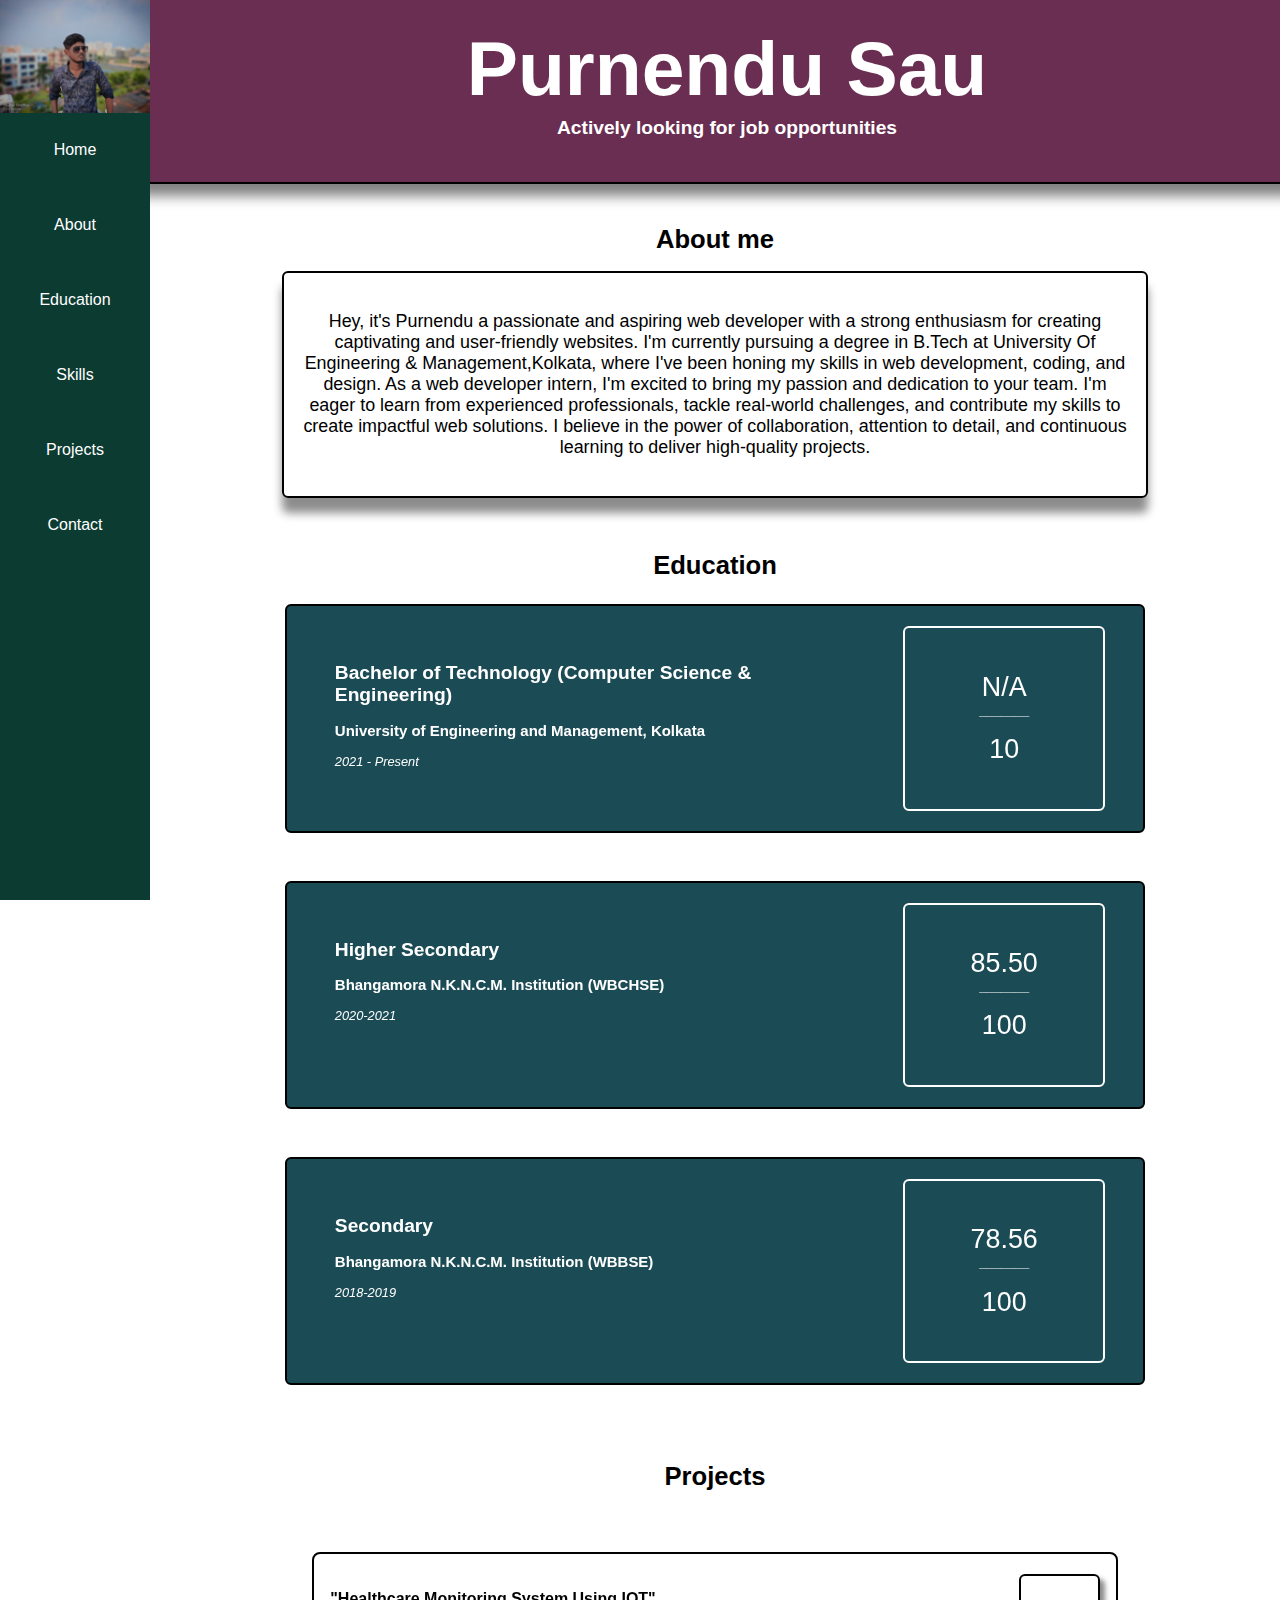
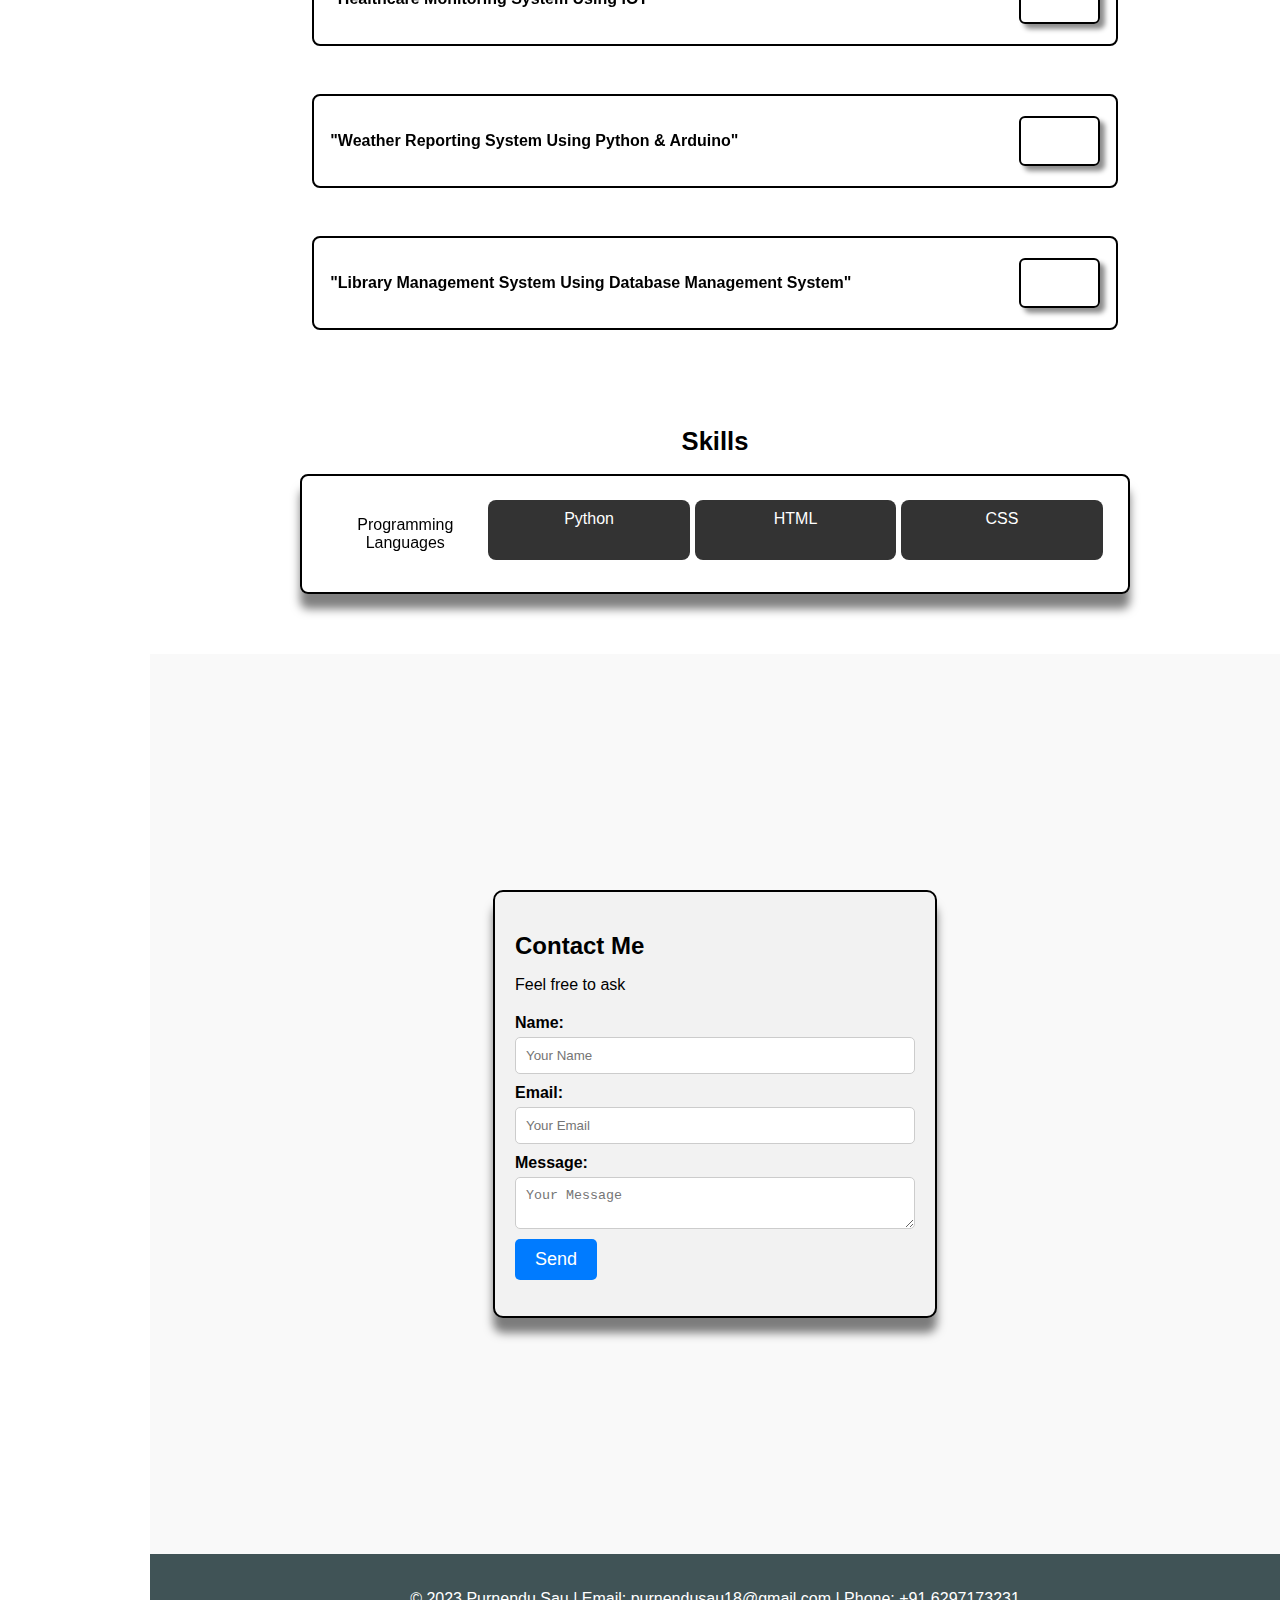
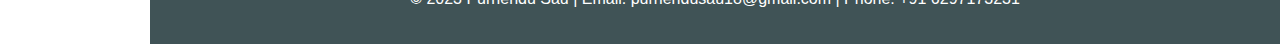
<file: LEVEL1_TASK2_PORTFOLIO/index.html>
<html>
    <head>
        <title> Portfolio Website</title>
        <link rel="stylesheet" type="text/css" href="style.css">
        <!-- <link rel="stylesheet" href="https://maxcdn.bootstrapcdn.com/bootstrap/3.4.0/css/bootstrap.min.css"> -->
    </head>
    <body>

        <div class="side-nav">
            <nav>
                <img src="photo.jpg" alt="No image">
                <a href="#home"><div class="navButton"> <div class="navTitle"> Home</div></div> </a>
                <a href="#about"><div class="navButton"> <div class="navTitle"> About</div></div> </a>
                <a href="#education"><div class="navButton"> <div class="navTitle"> Education</div></div> </a>
                <a href="#skills"><div class="navButton"> <div class="navTitle"> Skills</div></div> </a>
                <a href="#projects"><div class="navButton"> <div class="navTitle"> Projects</div></div> </a>
                <a href="#contact"><div class="navButton"> <div class="navTitle"> Contact</div></div> </a>
                
            </nav>
        </div>
        <div class="content">
            <div class="home" id="home">
                <center>
                <h1> Purnendu Sau </h1>
                <h3> Actively looking for job opportunities </h3>

                
                </center>
            </div>
            <div class="about" id="about">
                <h1> <b>About me</b> </h1>
                <center>
                    <div class="about-container">
                        <p> Hey, it's Purnendu a passionate and aspiring web developer with a strong enthusiasm for creating captivating and user-friendly websites. I'm currently pursuing a degree in B.Tech at University Of Engineering & Management,Kolkata, where I've been honing my skills in web development, coding, and design.

                            As a web developer intern, I'm excited to bring my passion and dedication to your team. I'm eager to learn from experienced professionals, tackle real-world challenges, and contribute my skills to create impactful web solutions. I believe in the power of collaboration, attention to detail, and continuous learning to deliver high-quality projects. </p>
                    </div>
                </center>
                <br><br>

                
                <!-- Education -->
                <h1 style="margin-bottom: 0%;"> <b>Education</b></h1>
                <center>
                    <div class="education" id="education">
                        <div class="ed-row">
                            <div class="ed-data">
                                <h2> <b>Bachelor of Technology (Computer Science &
                                    Engineering) </b></h2>
                                <h3> University of Engineering and Management, Kolkata</h3>
                                <p> <i>2021 - Present</i> </p>
                            </div>
                            <div class="ed-grade">
                                <p class="obt">N/A</p>
                                <p class="divide"><b>_______</b></p>
                                <p class="max">10</p>
                            </div>
                        </div>
                        <div class="ed-row">
                            <div class="ed-data">
                                <h2> <b>Higher Secondary</b></h2>
                                <h3> Bhangamora N.K.N.C.M. Institution (WBCHSE)</h3>
                                <p> <i>2020-2021</i> </p>
                            </div>
                            <div class="ed-grade">
                                <p class="obt">85.50</p>
                                <p class="divide"><b>_______</b></p>
                                <p class="max">100</p>
                            </div>
                        </div>
                        <div class="ed-row">
                            <div class="ed-data">
                                <h2> <b>Secondary</b></h2>
                                <h3> Bhangamora N.K.N.C.M. Institution (WBBSE)</h3>
                                <p> <i>2018-2019</i> </p>
                            </div>
                            <div class="ed-grade">
                                <p class="obt">78.56</p>
                                <p class="divide"><b>_______</b></p>
                                <p class="max">100</p>
                            </div>
                        </div>
                    </div>
                </center>
                <br><br>

               
                <!-- Projects -->
                <h1> <b>Projects</b> </h1>
                <center>
                    <div class="projects" id="projects">
                        <div class="project-row">
                            <div class="project-card">
                                <div class="project-front">
                                    <div class="project-data">
                                        <p><b>"Healthcare Monitoring System Using IOT"</b></p>
                                    </div>
                                    <div class="project-img">
                                       
                                    </div>
                                </div>
                                <div class="project-back">
                                    <p>
                                        The IOT Healthcare Monitoring System is a cutting-edge project designed to enhance healthcare by leveraging the power of Internet of Things (IOT) technology. This system aims to provide continuous and real-time monitoring of patients' vital signs and health parameters, ensuring timely intervention and improving the overall quality of healthcare services.
                                    </p>
                                </div>
                            </div>
                        </div>
                        <div class="project-row">
                            <div class="project-card">
                                <div class="project-front">
                                    <div class="project-data">
                                        <p><b>"Weather Reporting System Using Python & Arduino"</b></p>
                                    </div>
                                    <div class="project-img">
                                    </div>
                                </div>
                                <div class="project-back">
                                    <p>                
                                        The Python-Arduino Weather Reporting System is a collaborative project that combines Python programming and Arduino hardware to create a weather monitoring and reporting solution. This project aims to provide real-time weather data collection and reporting <br> capabilities using various sensors and communication modules.
                                    </p>
                                </div>
                            </div>
                        </div>
                        <div class="project-row">
                            <div class="project-card">
                                <div class="project-front">
                                    <div class="project-data">
                                        <p><b>"Library Management System Using Database Management System"</b></p>
                                    </div>
                                    <div class="project-img">
                                       
        
                                    </div>
                                </div>
                                <div class="project-back">
                                    <p> A Library Management System using a Database Management System (DBMS) is a software project designed to streamline and <br> automate the operations of a library. This system utilizes a DBMS, such as MySQL or PostgreSQL, to efficiently manage and organize library resources, including books, patrons, and transactions.
                                </div>
                            </div>
                        </div>
                    </div>
                </center>
                <br><br>

                <!-- Skills -->
                <h1> <b>Skills</b></h1>
                <center>
                    <div class="skills" id="skills">
                        <div class="skills-row">
                            <p style="color: black;">Programming Languages</br></p>
                            <div class="skills-entry">
                                Python
                            </div>
                            <div class="skills-entry">
                                HTML
                            </div>
                            <div class="skills-entry">
                                CSS
                            </div>
                        </div>
                    </div>
                </center>
                <br><br>
            </div>

            <div class="container" id="contact">
                <div class="contact-box">
                    <h2>Contact Me</h2>
                    <p>Feel free to ask</p>
                    <form>
                        <label for="name">Name:</label>
                        <input type="text" id="name" name="name" placeholder="Your Name" required>
            
                        <label for="email">Email:</label>
                        <input type="email" id="email" name="email" placeholder="Your Email" required>
            
                        <label for="message">Message:</label>
                        <textarea id="message" name="message" placeholder="Your Message" required></textarea>
            
                        <button type="submit">Send</button>
                    </form>
                </div>
            </div>
   
            

    
            <footer class="footer">
                <center>
                    <p>&copy; 2023 Purnendu Sau | Email: purnendusau18@gmail.com  | Phone: +91 6297173231</p>
                </center>
            </footer>
        </div>
    </body>
</html>
</file>
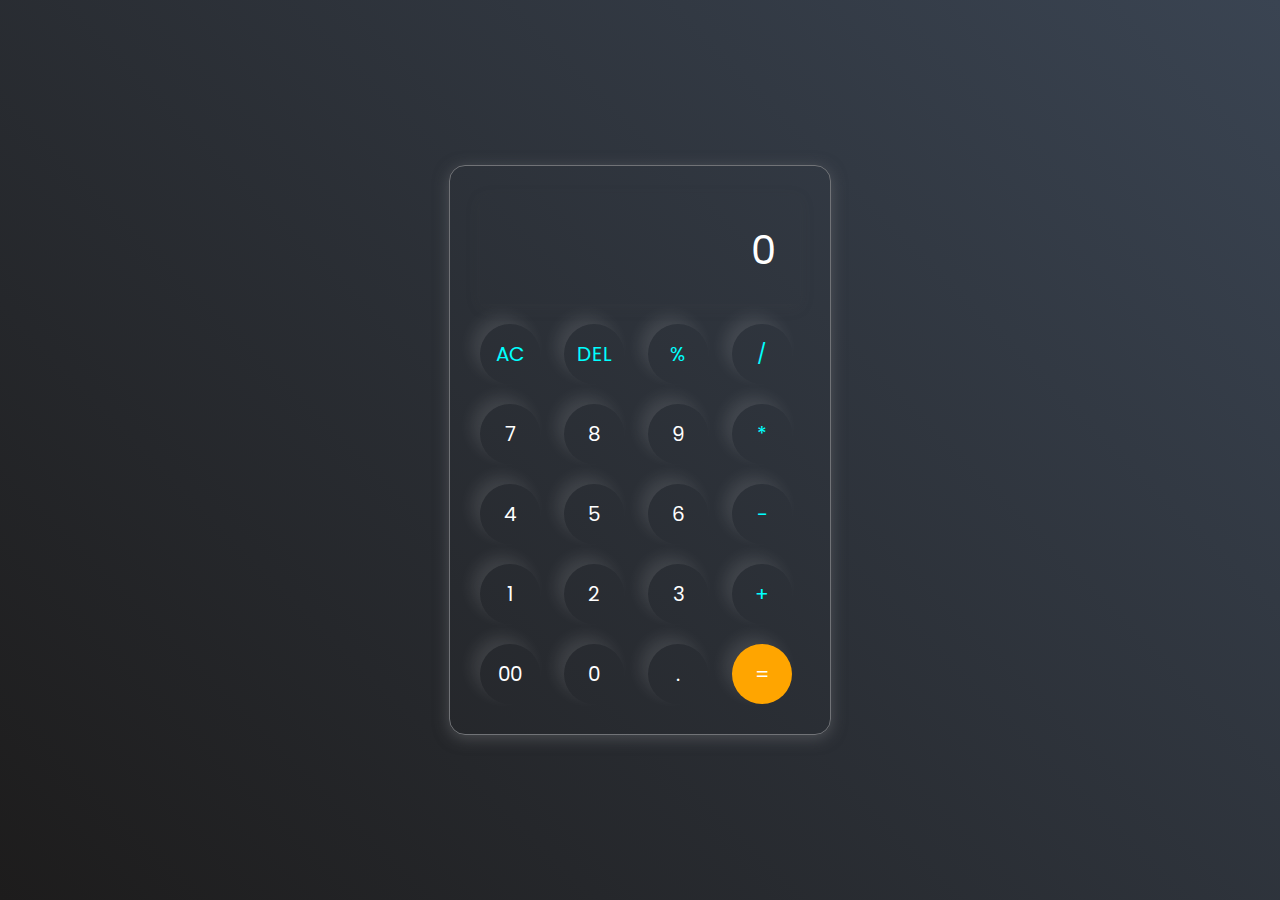
<file: LEVEL1_TASK3_CALCULATOR/calculator.html>
<!DOCTYPE html>
<html>
<head>
    <title>Basic Calculator</title>
    <link rel="stylesheet" type="text/css" href="calculator.css">
    <link rel="icon" href="\Internship CodSoft\CODSOFT-Task-3\images.png">
</head>
<body>
    <div class="calculator">
        <input type="text" placeholder="0" id="inputBox">
        <div>
            <button class="operator">AC</button>
            <button class="operator">DEL</button>
            <button class="operator">%</button>
            <button class="operator">/</button>
        </div>
        <div>
            <button>7</button>
            <button>8</button>
            <button>9</button>
            <button class="operator">*</button>
        </div>
        <div>
            <button>4</button>
            <button>5</button>
            <button>6</button>
            <button class="operator">-</button>
        </div>
        <div>
            <button>1</button>
            <button>2</button>
            <button>3</button>
            <button class="operator">+</button>
        </div>
        <div>
            <button>00</button>
            <button>0</button>
            <button>.</button>
            <button class="equalbtn">=</button>
        </div>
       
    </div>
    <script src="calculator.js"></script>
</body>
</html>
</file>
<file: LEVEL1_TASK2_PORTFOLIO/style.css>
body, html {
  padding: 0px;
  margin: 0px;
  font-family: sans-serif;
  
  /* z-index: -1; */
}

a{
  text-decoration: none;
}

/* Side nav */
.side-nav {
  position: fixed;
  width: 150px;
  height: 100%;
  background-color: #0c3b32;
}
.side-nav nav img {
  opacity: 1;
  width: 150px;
  height: auto;
}
.navButton{
  height: 50px;
  width: 100%;
  background-color: #d7272700;
  border: 0px;
  margin-left: 0px;
  height: 75px;
  width: 150px;
  vertical-align: middle;
  text-align: center;
  display: table;
  opacity: 1;
}
.navButton .navTitle{
  vertical-align: middle;
  color: white;
  display: table-cell;
  border-radius: 4px;
}
.navButton:hover {
  background-color: black;
  transition: 1s;
  cursor: pointer;
}


/* Content and main styles*/
.content {
  margin-left: 150px;
  height: auto;
  width: auto;
  position: relative;
  /* z-index: 1; */
  overflow: hidden;
}

/* Home Styles */
.home {
  padding: 24px 12px;
  background-color: #692e51;
  color: white;
  width: 100%;
  height: auto;
  position: relative;
  box-shadow: 0px 0px 12px 12px grey;
  border-bottom: 2px solid black;
}
.home h1 {
  font-size: 6vw;
  margin-bottom: 4px;
  margin-top: 0px;
  
}
.home h3{
  margin-top: 4px;
  font-size: 1.5vw;
}
.main-image {
  margin: auto;
  align-self: center;
}

.download-button {
  display: inline-block;
  padding: 10px 20px;
  background-color: #007bff; /* Blue color, you can change this */
  color: #fff; /* White text color */
  text-decoration: none; /* Remove underline for links */
  border: none;
  border-radius: 5px; /* Rounded corners */
  font-size: 16px;
  cursor: pointer;
}

/* Style when hovering over the button */
.download-button:hover {
  background-color: #0056b3; /* Darker blue on hover */
}


/* About Styles */
.about {
  text-align: center;
  padding: 24px 12px;
  background-color: #fff;
  color: black;
}

/* Text Hover effect */
h1{
  font-size: 2vw;
}
h1 b{
  position: relative;
}
h1 b::after{
  content: '';
  position: absolute;
  right:0;
  bottom:0;
  width: 0%;
  height: 2px;
  background-color: currentColor;
  transition: 0.5s ease-in-out;

} 
h1 b:hover::after{
  right: auto;
  left:0;
  width: 100%;
}

.about-container {
  padding: 20px 16px;
  border: 2px solid black;
  border-radius: 6px;
  width: 75%;
  height: auto;
  box-shadow: 0px 15px 10px rgba(0,0,0,0.45); 
  transition: 1s;
  z-index: 1;
}
.about-container:hover {
  box-shadow: 0px 15px 10px rgba(0,0,0,0.45);
}
.about-container p{
  font-size: 1.4vw;
  text-align:center;
}

/* Education Styles */
.education{
  margin-top: 0%;
  padding: 0px;
  padding-top:0px;
  text-align: left;
  display: flex;
  flex-flow: column;
  height: auto;
  width: 80%;
  transform-style: preserve-3d;
  perspective: 1000px;
}
.ed-row{
  margin:0px;
  padding: 20px 16px;
  margin: 24px 12px;
  border-radius: 6px;
  border: 2px solid black;
  width: auto;
  display: flex;
  flex-flow: row; 
  flex: 1 1 auto;
  justify-content: space-evenly;
  background-color: rgb(27, 75, 85);
  color: white;
  transition: 1s;
  position: relative;
  z-index: 1;
}
/* .ed-row:hover{
  box-shadow: 0px 15px 10px rgba(0,0,0,0.45);
  transform: rotateX(7deg);
} */
.ed-row::after{
  content: '';
  position: absolute;
  bottom:0;
  left:0;
  border-radius: 6px;
  width: 100%;
  height: 0%;
  /* background-color: rgba(6,6,6,0.5); */
  background-color: #fff;
  transition: 0.5s ease-in-out;
  z-index: -1;
  
}
.ed-row:hover::after{
  bottom: auto;
  top:0px;
  height: 100%;
}
.ed-row:hover{
  color:black;
  border: 2px solid black;
}
.ed-row:hover .ed-grade{
  border: 2px solid black;
}
.ed-data{
  padding: 20px 10px;
  border-radius: 6px;
  width: 65%;
  height: auto;
  flex: 0 1 auto; 
  font-size: 1vw;
}
.ed-grade{
  width: 20%;
  height: auto;
  flex: 0 1 auto;
  border: 2px solid white;
  border-radius: 6px;
  /* background-color: black;
  color:white; */
  padding: 2%;
}
.ed-grade .obt{
  font-size: 2.1vw; 
  text-align: center;
  margin-bottom: 0%;
  padding: 0px;
}
.ed-grade .divide{
  font-size: 1vw; 
  text-align: center;
  margin-top: 0%; 
  margin-bottom: 10%;
  padding: 0px;
}
.ed-grade .max{
  font-size: 2.1vw; 
  text-align: center;
  margin-top: 10%;
}




/* Project Styles */
.projects{
  display: flex;
  flex-flow: column;
  width: 75%;
  height: auto;
  padding: 20px 16px;
}
.project-row{
  flex: 1 0 auto;
  width: auto;
  height: auto;
  margin: 0% 0%;
  transform-style: preserve-3d;
  perspective: 1000px;
}
.project-card{
  position: relative;
  border: 2px solid black;
  border-radius: 8px;
  width: auto;
  transition: 2s;
  transform-style: preserve-3d;
  padding: 20px 16px;
  margin: 24px 12px;
}
.project-row:hover .project-card{
  transform: rotateX(180deg)
}
.project-front, .project-back{
  height: 100%;
  width: 100%;
  -webkit-backface-visibility: hidden;
  backface-visibility: hidden;
}
.project-front{
  display: flex;
  flex-flow: row;
}
.project-data{
  flex: 1 1 auto;
  width: 80%;
  height: auto;
  text-align: left;
}
.project-img{
  flex: 0 1 auto;
  width: 10%;
  min-height: 100%;
  border: 2px solid black;
  border-radius: 6px;
  box-shadow: 5px 5px 5px rgba(0,0,0,0.45);
}
.project-back{
  height: auto;
  position: absolute;
  top: 50%;
  transform: translateY(-50%) rotateX(180deg);
  padding-right: 2vw;
  text-align: left;
}


/* Skills */
.skills{
  background-color: transparent;
  color: #fff;
  height: auto;
  width: 75%;
  display: block;
  display: flex;
  flex-flow: row;
}
.skills-row{
  flex: 1 1 auto;
  /*background-color: #333;*/ 
  border: 2px solid black;
  padding: 24px 20px;
  border-radius: 8px;
  height: auto;
  width: 100%;
  transition: transform 3s;
  transform-style: preserve-3d;
  box-shadow: 0px 15px 10px rgba(0,0,0,0.5);  
  display: flex;
  flex-flow: row; 
  justify-content: space-between;
}
.skills-entry{
  background-color: #333;
  border-radius: 8px;
  flex: 0 1 auto;
  width: 25%;
  height: 60%;
  padding: 10px 10px;
  margin-right: 5px;
}

.container {
  display: flex;
  justify-content: center;
  
  align-items: center;
  min-height: 100vh;
  background-color: #f9f9f9; /* Light gray background color for the entire page */
}

.contact-box {
  background-color: #f2f2f2; /* Light gray background color */
  padding: 20px;
  border: 2px solid black;
  border-radius: 10px; /* Rounded corners */
  box-shadow: 0 0 10px rgba(0, 0, 0, 0.1); /* Box shadow for depth */
  width: 80%; /* Adjust the width as needed */
  max-width: 400px; 
  box-shadow: 0px 15px 10px rgba(0,0,0,0.5);  }


.contact-box h2 {
  font-size: 24px;
  margin-bottom: 10px;
}

.contact-box p {
  font-size: 16px;
  margin-bottom: 20px;
}

.contact-box form label {
  display: block;
  margin-bottom: 5px;
  font-weight: bold;
}

.contact-box form input[type="text"],
.contact-box form input[type="email"],
.contact-box form textarea {
  width: 100%;
  padding: 10px;
  margin-bottom: 10px;
  border: 1px solid #ccc;
  border-radius: 5px;
}

.contact-box form button {
  background-color: #007bff; /* Blue color for the button */
  color: #fff;
  border: none;
  border-radius: 5px;
  padding: 10px 20px;
  font-size: 18px;
  cursor: pointer;
}

.contact-box form button:hover {
  background-color: #0056b3; /* Darker blue on hover */
}




footer {
  background-color: #405356; 
  color: #fff; 
  padding: 20px;
  text-align: center;
}
</file>
<file: LEVEL1_TASK3_CALCULATOR/calculator.css>
@import url('https://fonts.googleapis.com/css2?family=Poppins&display=swap');

*{
    margin: 0;
    padding: 0;
    box-sizing: border-box;
    font-family: 'poppins', sans-serif;
}

body{
    width: 100%;
    height: 100vh;
    display: flex;
    justify-content: center;
    align-items: center;
    background: linear-gradient(45deg, #1d1c1c, #3a4452);
}

.calculator{
    border: 1px solid #717377;
    padding: 20px;
    border-radius: 16px;
    background: transparent;
    box-shadow: 0px 3px 15px rgba(113, 115, 119, 0.5);
}

input{
    width: 320px;
    border: none;
    padding: 24px;
    margin: 10px;
    background: transparent;
    box-shadow: 0px 3px 15px rgba(84, 84, 84, 0.1);
    font-size: 40px;
    text-align: right;
    cursor: pointer;
    color: aquamarine;

}

input::placeholder{
    color: #ffffff;
}

button{
    border: none;
    width: 60px;
    height: 60px;
    margin: 10px;
    border-radius: 50%;
    background: transparent;
    color: #ffffff;
    font-size: 20px;
    box-shadow: -8px -8px 15px rgba(255, 255, 255, 0.1);
    cursor: pointer;
}

.equalbtn{
    background-color: orange;
}

.operator{
    color: aqua;
}
</file>
